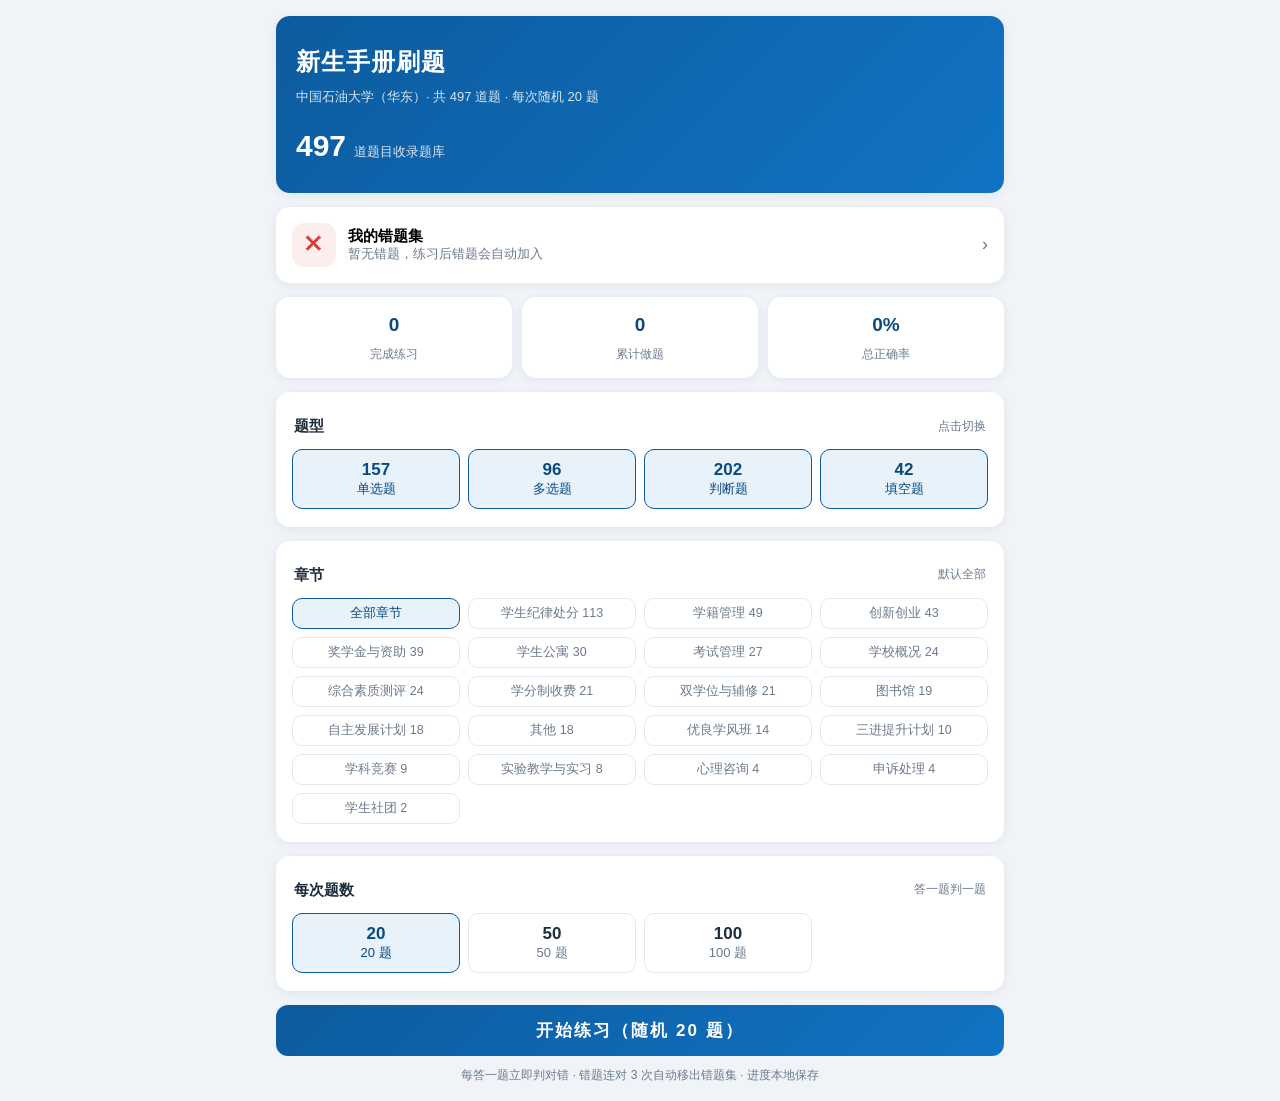
<file: index.html>
<!DOCTYPE html>
<html lang="zh-CN">
<head>
  <meta charset="UTF-8">
  <meta name="viewport" content="width=device-width, initial-scale=1.0, viewport-fit=cover">
  <meta name="theme-color" content="#0d5b9e">
  <title>新生手册刷题</title>
  <link rel="stylesheet" href="css/style.css">
</head>
<body>
  <div id="app" class="app"></div>
  <div id="toast" class="toast" hidden></div>
  <script src="js/data.js"></script>
  <script src="js/app.js"></script>
</body>
</html>
</file>
<file: css/style.css>
/* ============ 基础 ============ */
:root {
  --primary: #0d5b9e;
  --primary-deep: #094a80;
  --primary-light: #e8f2fb;
  --accent: #f5a623;
  --bg: #f0f4f8;
  --card: #ffffff;
  --text: #1f2d3d;
  --text-sub: #6b7a8c;
  --line: #e3e9ef;
  --green: #1e9e5a;
  --green-bg: #e9f9f0;
  --red: #d93838;
  --red-bg: #fdeeee;
  --radius: 14px;
  --shadow: 0 2px 10px rgba(16, 42, 67, 0.07);
}
* { box-sizing: border-box; margin: 0; padding: 0; }
html { -webkit-text-size-adjust: 100%; }
body {
  font-family: -apple-system, BlinkMacSystemFont, "PingFang SC", "Microsoft YaHei", "Segoe UI", sans-serif;
  background: var(--bg);
  color: var(--text);
  line-height: 1.65;
  font-size: 15px;
}
.app { max-width: 760px; margin: 0 auto; min-height: 100vh; display: flex; flex-direction: column; }

button { font-family: inherit; font-size: 15px; cursor: pointer; border: none; background: none; }
input[type="text"] { font-family: inherit; font-size: 15px; }

/* ============ 通用组件 ============ */
.topbar {
  position: sticky; top: 0; z-index: 20;
  display: flex; align-items: center; gap: 10px;
  padding: 12px 16px;
  background: linear-gradient(135deg, var(--primary) 0%, #1173c4 100%);
  color: #fff;
}
.topbar .title { font-size: 17px; font-weight: 600; flex: 1; }
.topbar .btn-ghost {
  color: #fff; padding: 5px 12px; border-radius: 999px;
  background: rgba(255, 255, 255, 0.16); font-size: 13px;
}
.topbar .btn-ghost:active { background: rgba(255, 255, 255, 0.28); }

.page { padding: 16px; flex: 1; }

.card {
  background: var(--card); border-radius: var(--radius);
  box-shadow: var(--shadow); padding: 18px 16px; margin-bottom: 14px;
}

.btn-main {
  display: block; width: 100%; padding: 14px;
  background: linear-gradient(135deg, var(--primary) 0%, #1173c4 100%);
  color: #fff; border-radius: 12px; font-size: 17px; font-weight: 600;
  letter-spacing: 2px;
}
.btn-main:active { opacity: 0.88; }
.btn-main[disabled] { opacity: 0.5; cursor: not-allowed; }
.btn-sub {
  display: block; width: 100%; padding: 12px;
  background: var(--primary-light); color: var(--primary-deep);
  border-radius: 12px; font-size: 15px; font-weight: 500;
}
.btn-sub:active { opacity: 0.8; }
.btn-row { display: flex; gap: 10px; }
.btn-row > button { flex: 1; }

.badge {
  display: inline-block; padding: 1px 9px; border-radius: 999px;
  font-size: 12px; line-height: 1.7; margin-right: 6px; white-space: nowrap;
}
.badge.type { background: var(--primary-light); color: var(--primary-deep); }
.badge.cat { background: #f2f0eb; color: #8a7440; }
.badge.ok { background: var(--green-bg); color: var(--green); }
.badge.bad { background: var(--red-bg); color: var(--red); }

/* ============ 首页 ============ */
.hero {
  background: linear-gradient(135deg, var(--primary) 0%, #1173c4 100%);
  border-radius: var(--radius); color: #fff;
  padding: 26px 20px 22px; margin-bottom: 14px; box-shadow: var(--shadow);
}
.hero h1 { font-size: 24px; letter-spacing: 1px; }
.hero p { opacity: 0.85; font-size: 13px; margin-top: 4px; }
.hero .total {
  margin-top: 14px; display: flex; align-items: baseline; gap: 8px;
}
.hero .total b { font-size: 30px; font-weight: 700; }
.hero .total span { font-size: 13px; opacity: 0.85; }

.stat-grid { display: grid; grid-template-columns: repeat(3, 1fr); gap: 10px; margin-bottom: 14px; }
.stat-cell {
  background: var(--card); border-radius: var(--radius); box-shadow: var(--shadow);
  padding: 12px 8px; text-align: center;
}
.stat-cell b { display: block; font-size: 19px; color: var(--primary-deep); }
.stat-cell span { font-size: 12px; color: var(--text-sub); }

.section-title { font-size: 15px; font-weight: 600; margin: 4px 2px 10px; display: flex; align-items: center; justify-content: space-between; }
.section-title .hint { font-size: 12px; color: var(--text-sub); font-weight: 400; }

.chip-grid { display: grid; grid-template-columns: repeat(3, 1fr); gap: 8px; }
.chip-grid.type-grid { grid-template-columns: repeat(4, 1fr); }
.chip {
  position: relative; text-align: center; padding: 10px 4px;
  border: 1.5px solid var(--line); border-radius: 10px;
  background: #fff; color: var(--text-sub); font-size: 13px;
  transition: all .15s;
}
.chip b { display: block; font-size: 17px; color: var(--text); font-weight: 600; }
.chip.on { border-color: var(--primary); background: var(--primary-light); color: var(--primary-deep); }
.chip.on b { color: var(--primary-deep); }
.chip.mini { padding: 6px 4px; font-size: 12.5px; }
.link-btn { color: var(--primary); font-size: 13px; }
.link-btn:active { opacity: .6; }

.wrong-entry {
  display: flex; align-items: center; gap: 12px;
  background: var(--card); border-radius: var(--radius);
  box-shadow: var(--shadow); padding: 16px; margin-bottom: 14px; width: 100%; text-align: left;
}
.wrong-entry .icon {
  width: 44px; height: 44px; border-radius: 12px; flex: none;
  background: var(--red-bg); color: var(--red);
  display: flex; align-items: center; justify-content: center; font-size: 22px;
}
.wrong-entry .info { flex: 1; }
.wrong-entry .info b { font-size: 15px; }
.wrong-entry .info span { display: block; font-size: 12.5px; color: var(--text-sub); }
.wrong-entry .arrow { color: var(--text-sub); font-size: 18px; }

/* ============ 答题页 ============ */
.quiz-top { padding: 10px 16px 12px; }
.quiz-top .meta { display: flex; justify-content: space-between; align-items: baseline; color: #fff; }
.quiz-top .meta .no { font-size: 16px; font-weight: 600; }
.quiz-top .meta .no b { font-size: 22px; }
.quiz-top .meta .timer { font-size: 13px; opacity: .9; font-variant-numeric: tabular-nums; }
.quiz-top .quit { background: rgba(255,255,255,.16); color: #fff; border-radius: 999px; padding: 3px 12px; font-size: 12.5px; margin-top: 6px; }

.anscard { display: grid; grid-template-columns: repeat(10, 1fr); gap: 6px; padding: 12px 16px 4px; }
.anscard button {
  aspect-ratio: 1; border-radius: 8px; background: rgba(255,255,255,.92);
  color: var(--text-sub); font-size: 12.5px; font-weight: 600;
}
.anscard button.answered { background: #fff; color: var(--primary-deep); box-shadow: inset 0 0 0 2px var(--primary); }
.anscard button.current { background: var(--accent); color: #fff; box-shadow: none; }

.qcard { animation: fadein .18s ease; }
@keyframes fadein { from { opacity: 0; transform: translateY(6px); } to { opacity: 1; transform: none; } }
.qcard .qhead { display: flex; flex-wrap: wrap; align-items: center; margin-bottom: 10px; }
.qcard .stem { font-size: 16px; white-space: pre-wrap; }
.qcard .note {
  margin-top: 10px; font-size: 12.5px; color: #8a7440;
  background: #faf6ec; border-radius: 8px; padding: 8px 10px;
}

.opts { margin-top: 16px; display: flex; flex-direction: column; gap: 10px; }
.opt {
  display: flex; align-items: flex-start; gap: 10px; text-align: left;
  padding: 12px 14px; border: 1.5px solid var(--line); border-radius: 12px;
  background: #fff; font-size: 15px; line-height: 1.55; color: var(--text);
  width: 100%;
}
.opt .letter {
  flex: none; width: 26px; height: 26px; border-radius: 50%;
  border: 1.5px solid #c3cfdb; color: var(--text-sub);
  display: flex; align-items: center; justify-content: center;
  font-size: 13px; font-weight: 600; margin-top: 1px;
}
.opt.on { border-color: var(--primary); background: var(--primary-light); }
.opt.on .letter { background: var(--primary); border-color: var(--primary); color: #fff; }
.opt.correct { border-color: var(--green); background: var(--green-bg); }
.opt.correct .letter { background: var(--green); border-color: var(--green); color: #fff; }
.opt.wrong { border-color: var(--red); background: var(--red-bg); }
.opt.wrong .letter { background: var(--red); border-color: var(--red); color: #fff; }

.judge-btns { display: grid; grid-template-columns: 1fr 1fr; gap: 12px; margin-top: 16px; }
.judge-btns .opt { justify-content: center; align-items: center; padding: 18px; font-size: 17px; font-weight: 600; }
.judge-btns .opt .letter { display: none; }

.fills { margin-top: 16px; display: flex; flex-direction: column; gap: 10px; }
.fill-item { display: flex; align-items: center; gap: 10px; }
.fill-item label { flex: none; font-size: 13px; color: var(--text-sub); width: 44px; }
.fill-item input {
  flex: 1; padding: 11px 12px; border: 1.5px solid var(--line); border-radius: 10px;
  outline: none; background: #fff; transition: border .15s;
}
.fill-item input:focus { border-color: var(--primary); }
.fill-item input.ok { border-color: var(--green); background: var(--green-bg); }
.fill-item input.bad { border-color: var(--red); background: var(--red-bg); }
.fill-item .std { flex: 1; font-size: 14px; padding: 8px 10px; border-radius: 8px; }

.quiz-nav { display: flex; gap: 10px; margin-top: 16px; }
.quiz-nav button {
  flex: 1; padding: 13px; border-radius: 12px; font-size: 15px; font-weight: 500;
  background: var(--primary-light); color: var(--primary-deep);
}
.quiz-nav button:disabled { opacity: .4; }
.quiz-nav button.primary {
  background: linear-gradient(135deg, var(--primary) 0%, #1173c4 100%);
  color: #fff; font-weight: 600;
}

/* 即时反馈面板 */
.feedback { margin-top: 16px; border-radius: 12px; padding: 14px; font-size: 14px; }
.feedback.good { background: var(--green-bg); color: var(--green); }
.feedback.bad { background: var(--red-bg); color: var(--red); }
.feedback b { font-size: 15px; }
.feedback .why { margin-top: 6px; color: var(--text-sub); font-size: 13px; }
.feedback .why em { font-style: normal; color: var(--text); }
.feedback .why.explain { background: rgba(255, 255, 255, 0.6); border-radius: 8px; padding: 8px 10px; color: var(--text); }

/* ============ 结果页 ============ */
.score-card { text-align: center; padding: 26px 16px; }
.score-ring {
  width: 132px; height: 132px; margin: 0 auto 12px; border-radius: 50%;
  display: flex; flex-direction: column; align-items: center; justify-content: center;
  background: conic-gradient(var(--primary) var(--p, 0%), #e6edf3 0);
  position: relative;
}
.score-ring::before {
  content: ""; position: absolute; inset: 10px; border-radius: 50%; background: #fff;
}
.score-ring .val { position: relative; font-size: 32px; font-weight: 700; color: var(--primary-deep); }
.score-ring .val small { font-size: 14px; font-weight: 400; color: var(--text-sub); }
.score-ring .lab { position: relative; font-size: 12px; color: var(--text-sub); }
.score-card .sub { color: var(--text-sub); font-size: 13.5px; }
.score-card .sub b { color: var(--text); }
.score-card .sub .sep { margin: 0 8px; color: var(--line); }

.r-item { padding: 14px 0; border-bottom: 1px solid var(--line); }
.r-item:last-child { border-bottom: none; }
.r-item .qline { display: flex; gap: 8px; align-items: flex-start; }
.r-item .mark { flex: none; font-size: 13px; font-weight: 700; margin-top: 2px; }
.r-item.right .mark { color: var(--green); }
.r-item.wrong .mark { color: var(--red); }
.r-item .stem { font-size: 14.5px; }
.r-detail { margin-top: 8px; font-size: 13.5px; display: flex; flex-direction: column; gap: 3px; }
.r-detail .row { display: flex; gap: 6px; }
.r-detail .k { flex: none; color: var(--text-sub); }
.r-detail .v { color: var(--text); word-break: break-all; }
.r-detail .v.you-bad { color: var(--red); }
.r-detail .v.ans { color: var(--green); font-weight: 600; }
.r-detail .src { color: var(--text-sub); font-size: 12.5px; }
.r-detail .row.excerpt { background: #f7f9fb; border-radius: 8px; padding: 8px 10px; margin-top: 4px; }
.r-detail .row.excerpt .k { color: var(--primary-deep); }
.r-detail .row.excerpt .v { font-size: 13px; line-height: 1.7; color: var(--text); }
.r-detail .fill-line { padding: 2px 0; }
.r-detail .fill-line .u { margin-right: 6px; }

/* ============ 错题集 ============ */
.w-item { padding: 14px 0; border-bottom: 1px solid var(--line); }
.w-item:last-child { border-bottom: none; }
.w-item .head { display: flex; align-items: center; gap: 8px; }
.w-item .head .stem-s { flex: 1; font-size: 14px; overflow: hidden; text-overflow: ellipsis; display: -webkit-box; -webkit-line-clamp: 1; -webkit-box-orient: vertical; }
.w-item .cnt { flex: none; font-size: 12px; color: var(--red); background: var(--red-bg); border-radius: 999px; padding: 1px 8px; }
.w-item .cnt.ok { color: var(--green); background: var(--green-bg); }

/* ============ 错题背诵 ============ */
.recite-hint { margin-top: 16px; font-size: 13px; color: var(--text-sub); text-align: center; padding: 22px 0; }
.recite-opts .opt { pointer-events: none; }
.recite-reveal { margin-top: 16px; animation: fadein .18s ease; }
.recite-reveal .recite-ans {
  background: var(--green-bg); color: var(--green); font-weight: 600;
  border-radius: 10px; padding: 12px 14px; font-size: 15px;
}
.recite-reveal .recite-src {
  margin-top: 8px; font-size: 13px; color: var(--text-sub);
  background: #f7f9fb; border-radius: 10px; padding: 10px 12px; line-height: 1.7;
}
.w-item .del { flex: none; color: var(--text-sub); font-size: 17px; padding: 0 4px; }
.w-item .body { display: none; margin-top: 10px; font-size: 13.5px; }
.w-item.open .body { display: block; }
.w-item .body .stem-full { font-size: 14.5px; margin-bottom: 8px; white-space: pre-wrap; }
.w-item .body .opts-mini { display: flex; flex-direction: column; gap: 4px; margin-bottom: 8px; color: var(--text-sub); }
.w-item .body .opts-mini .is-ans { color: var(--green); font-weight: 600; }

.empty { text-align: center; color: var(--text-sub); padding: 40px 0; font-size: 14px; }
.empty .big { font-size: 40px; margin-bottom: 8px; }

/* ============ 弹窗 & Toast ============ */
.toast {
  position: fixed; left: 50%; bottom: 12vh; transform: translateX(-50%);
  background: rgba(23, 32, 43, 0.92); color: #fff; font-size: 13.5px;
  border-radius: 999px; padding: 9px 20px; z-index: 99;
  max-width: 86vw; text-align: center;
}
.modal-mask {
  position: fixed; inset: 0; background: rgba(15, 25, 36, 0.5); z-index: 90;
  display: flex; align-items: center; justify-content: center; padding: 24px;
}
.modal {
  background: #fff; border-radius: 16px; padding: 22px 18px; max-width: 340px; width: 100%;
  box-shadow: 0 10px 40px rgba(0, 0, 0, 0.2);
}
.modal h3 { font-size: 16px; margin-bottom: 8px; }
.modal p { font-size: 14px; color: var(--text-sub); margin-bottom: 18px; }
.modal .btn-row button { padding: 10px; border-radius: 10px; }
.modal .btn-danger { background: var(--red); color: #fff; font-weight: 500; }
.modal .btn-cancel { background: #eef2f6; color: var(--text-sub); }

@media (min-width: 600px) {
  body { font-size: 16px; }
  .anscard { grid-template-columns: repeat(20, 1fr); }
  .chip-grid { grid-template-columns: repeat(4, 1fr); }
  .chip-grid.type-grid { grid-template-columns: repeat(4, 1fr); }
}
</file>
